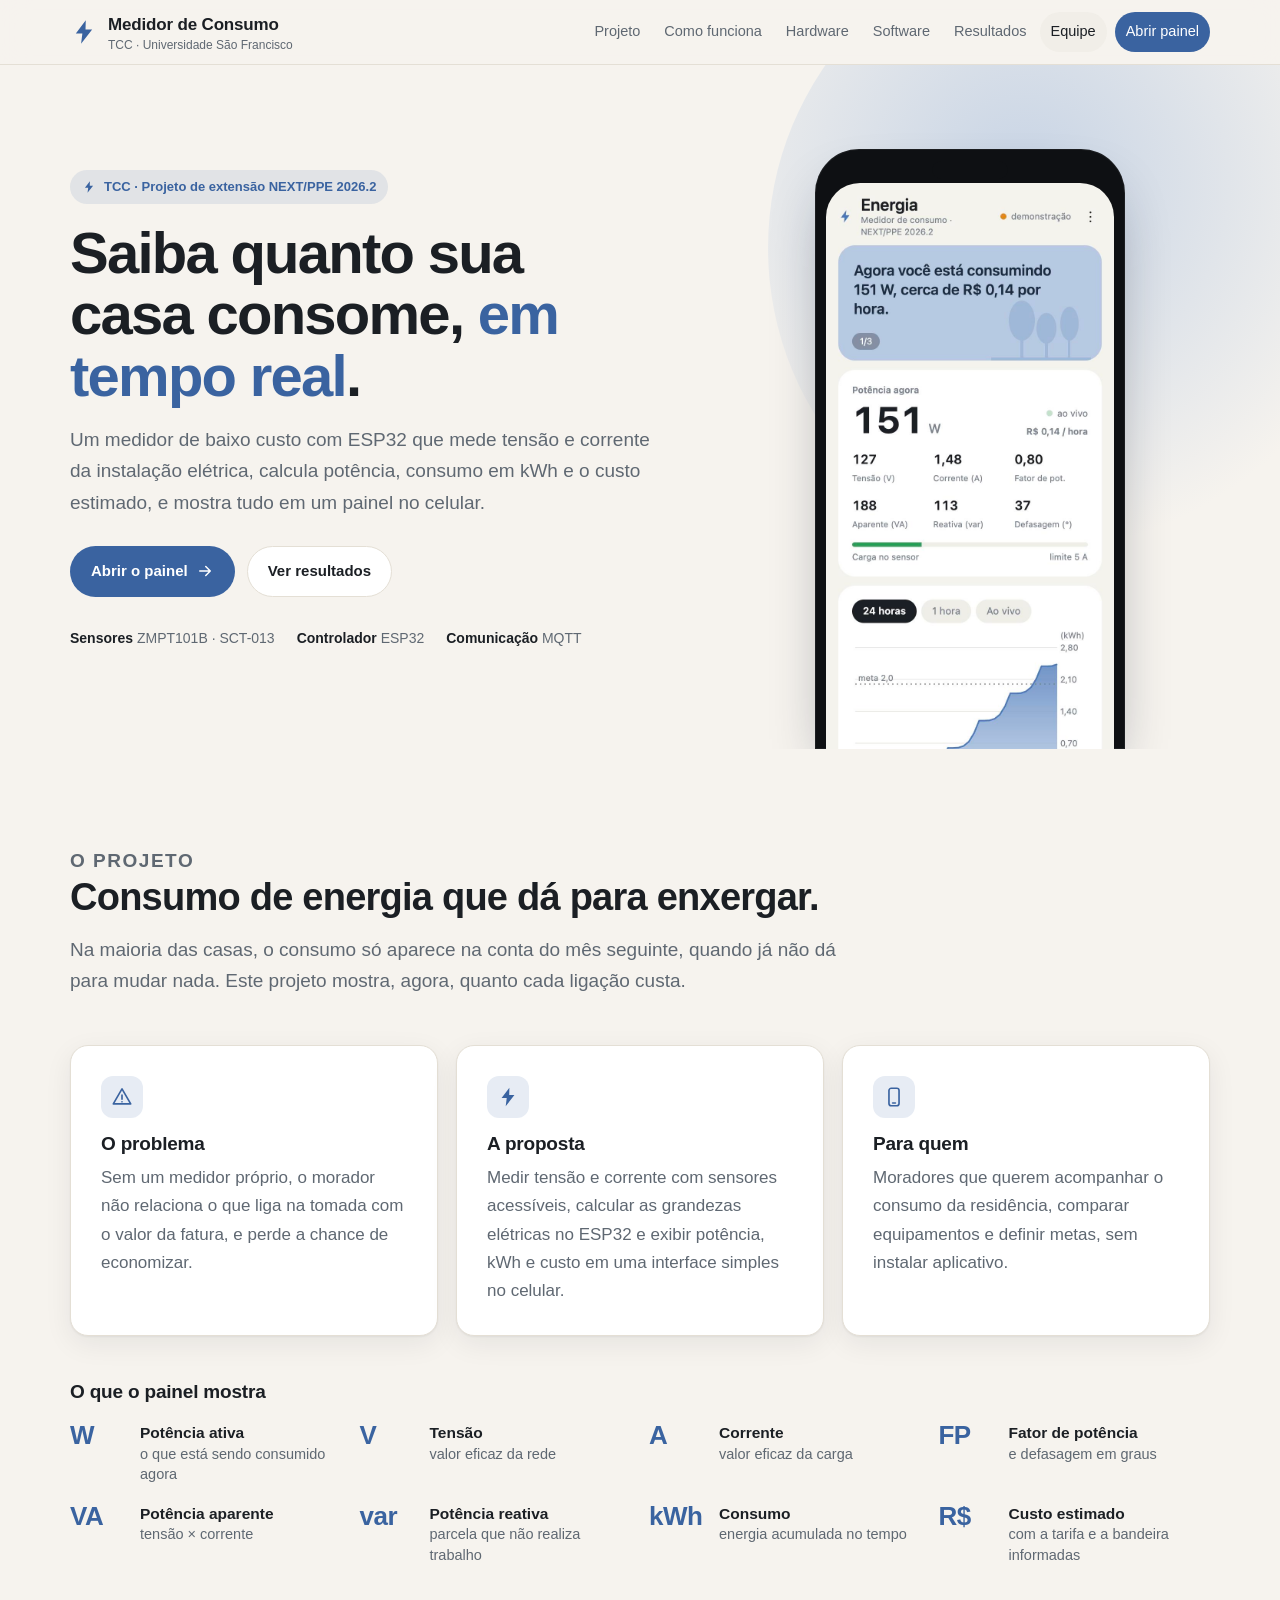
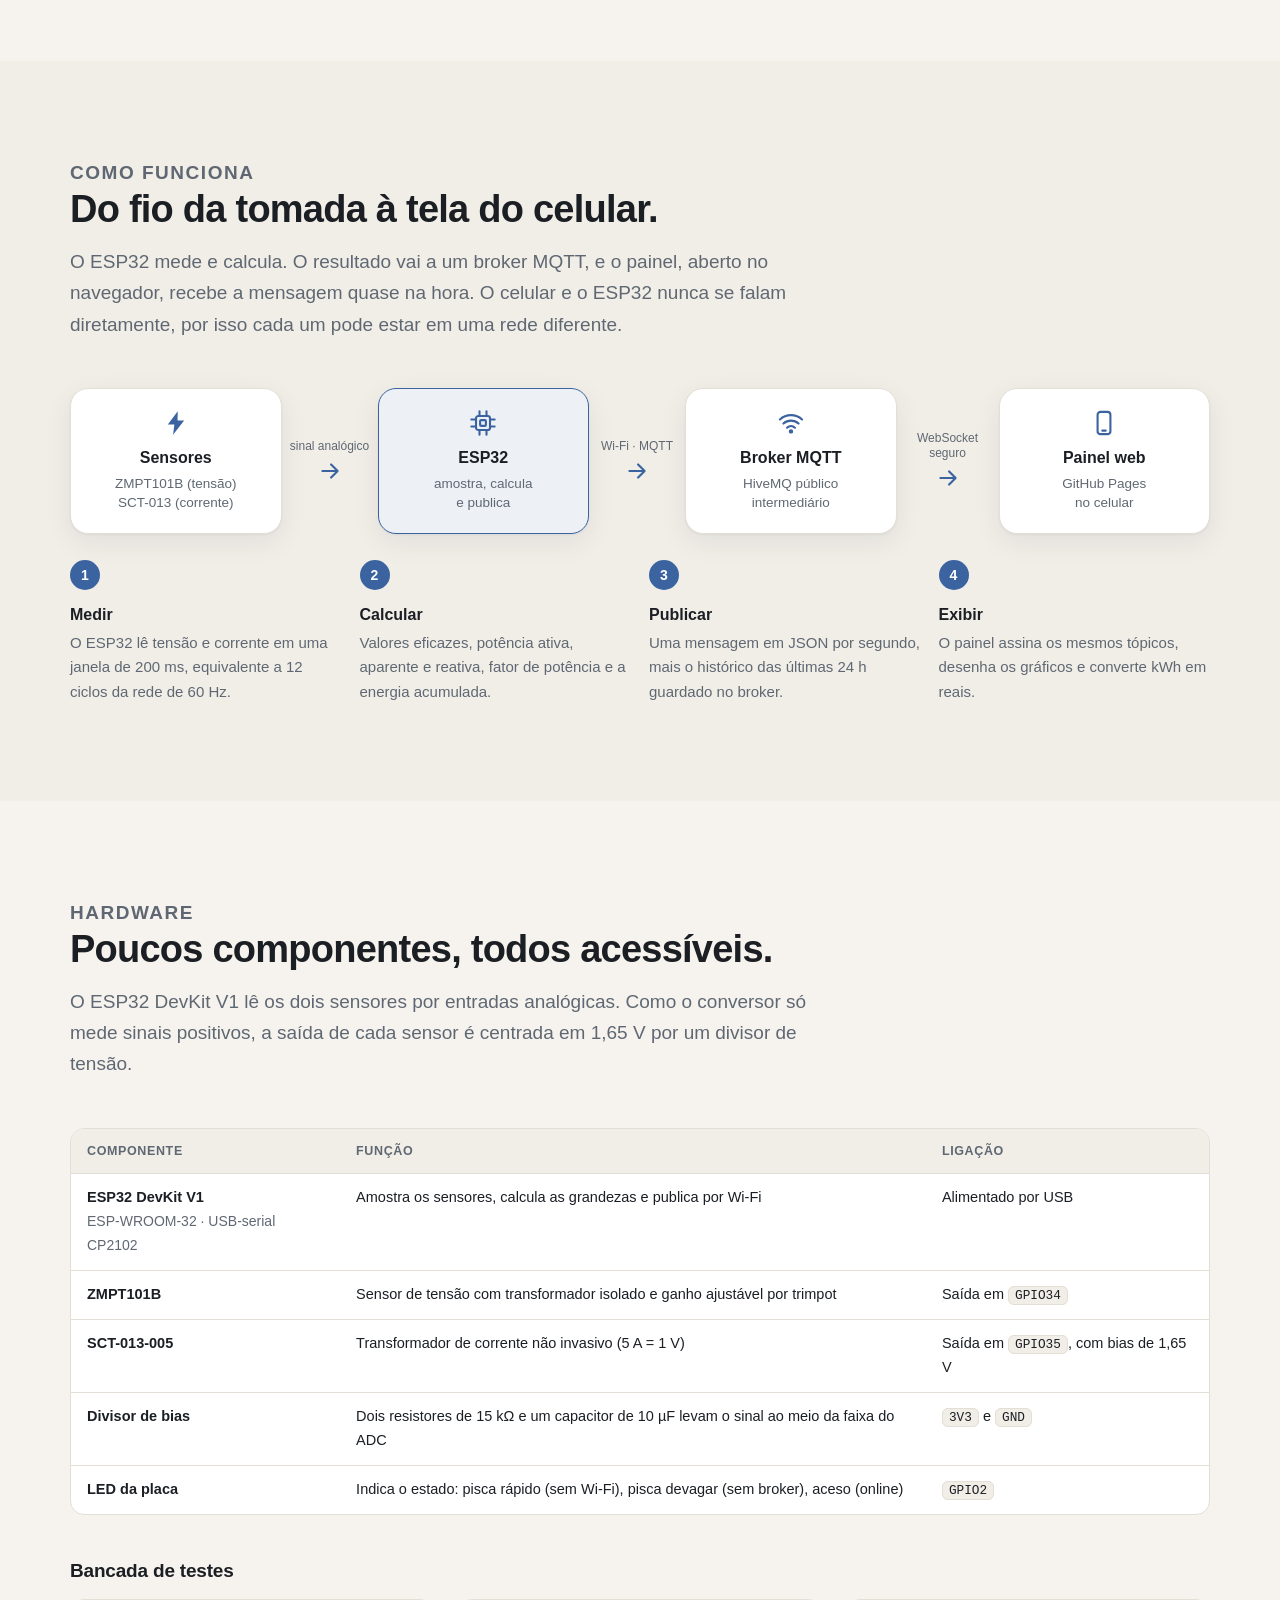
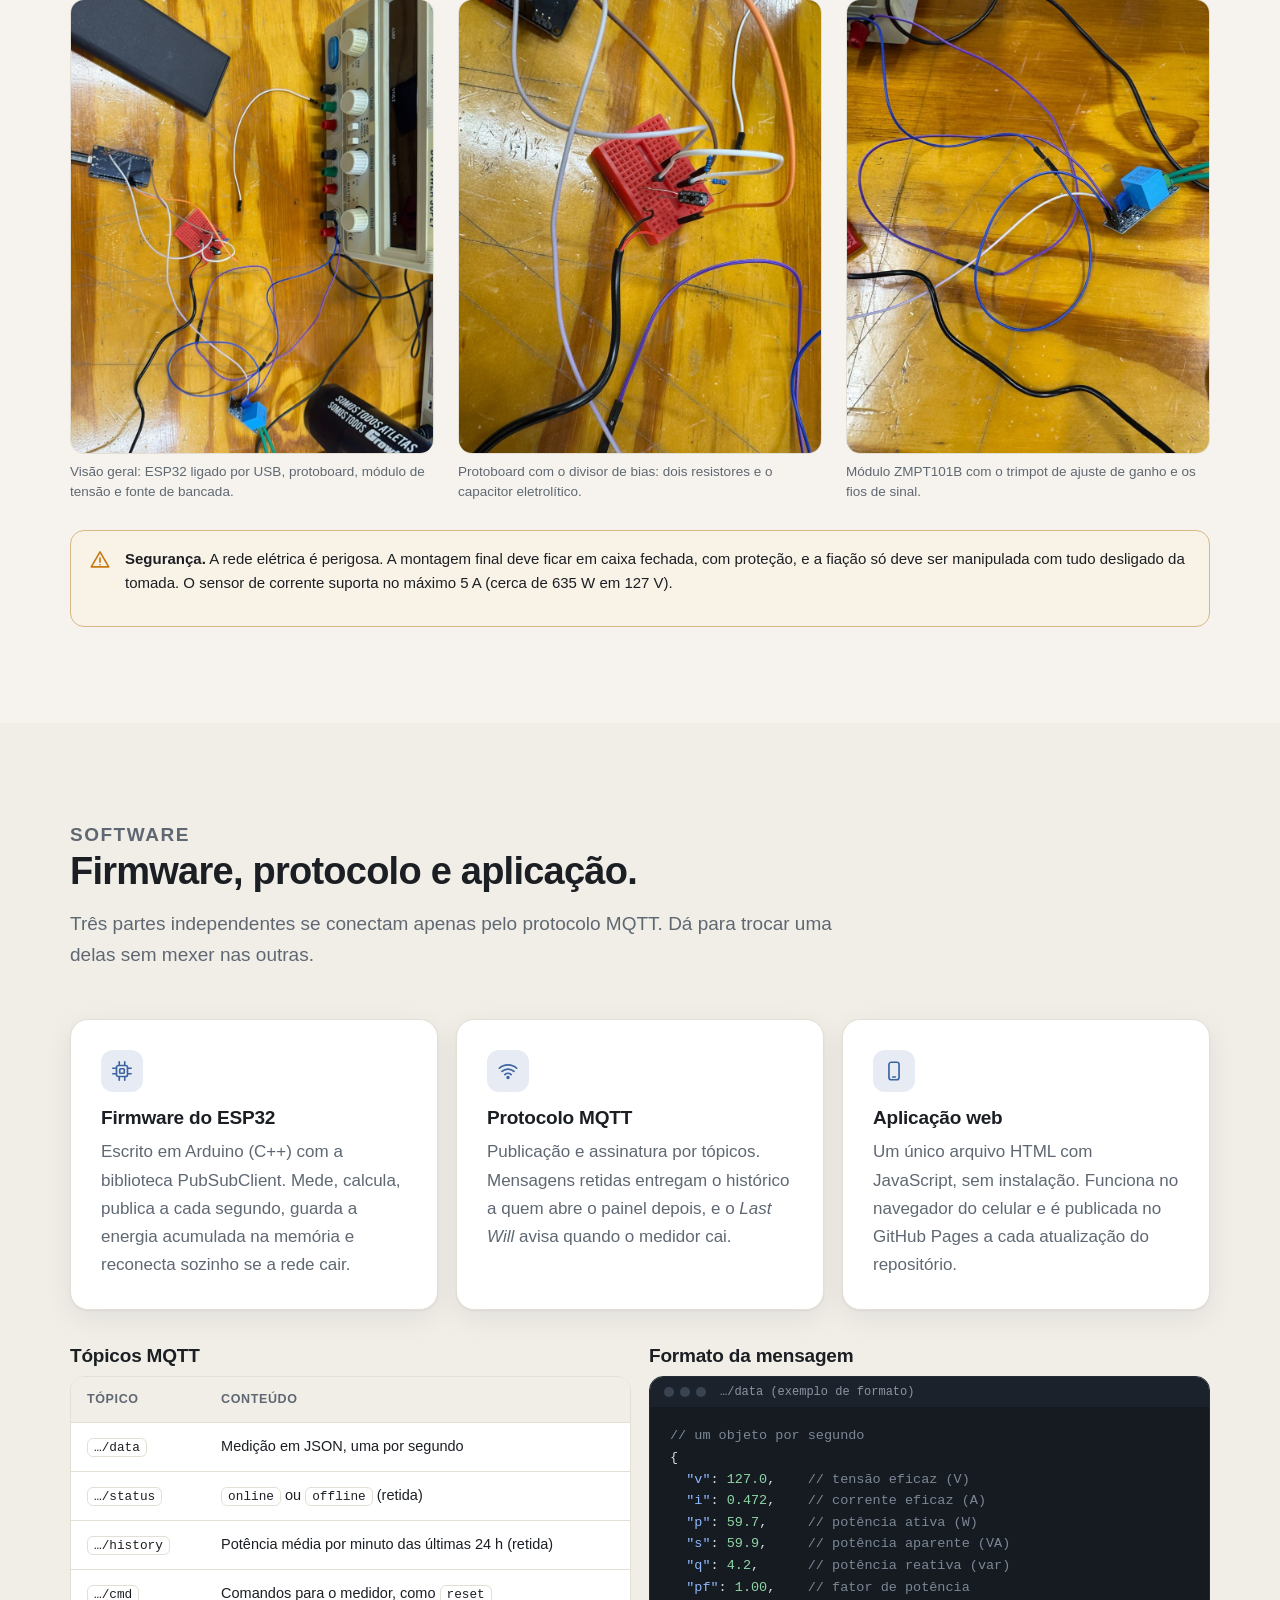
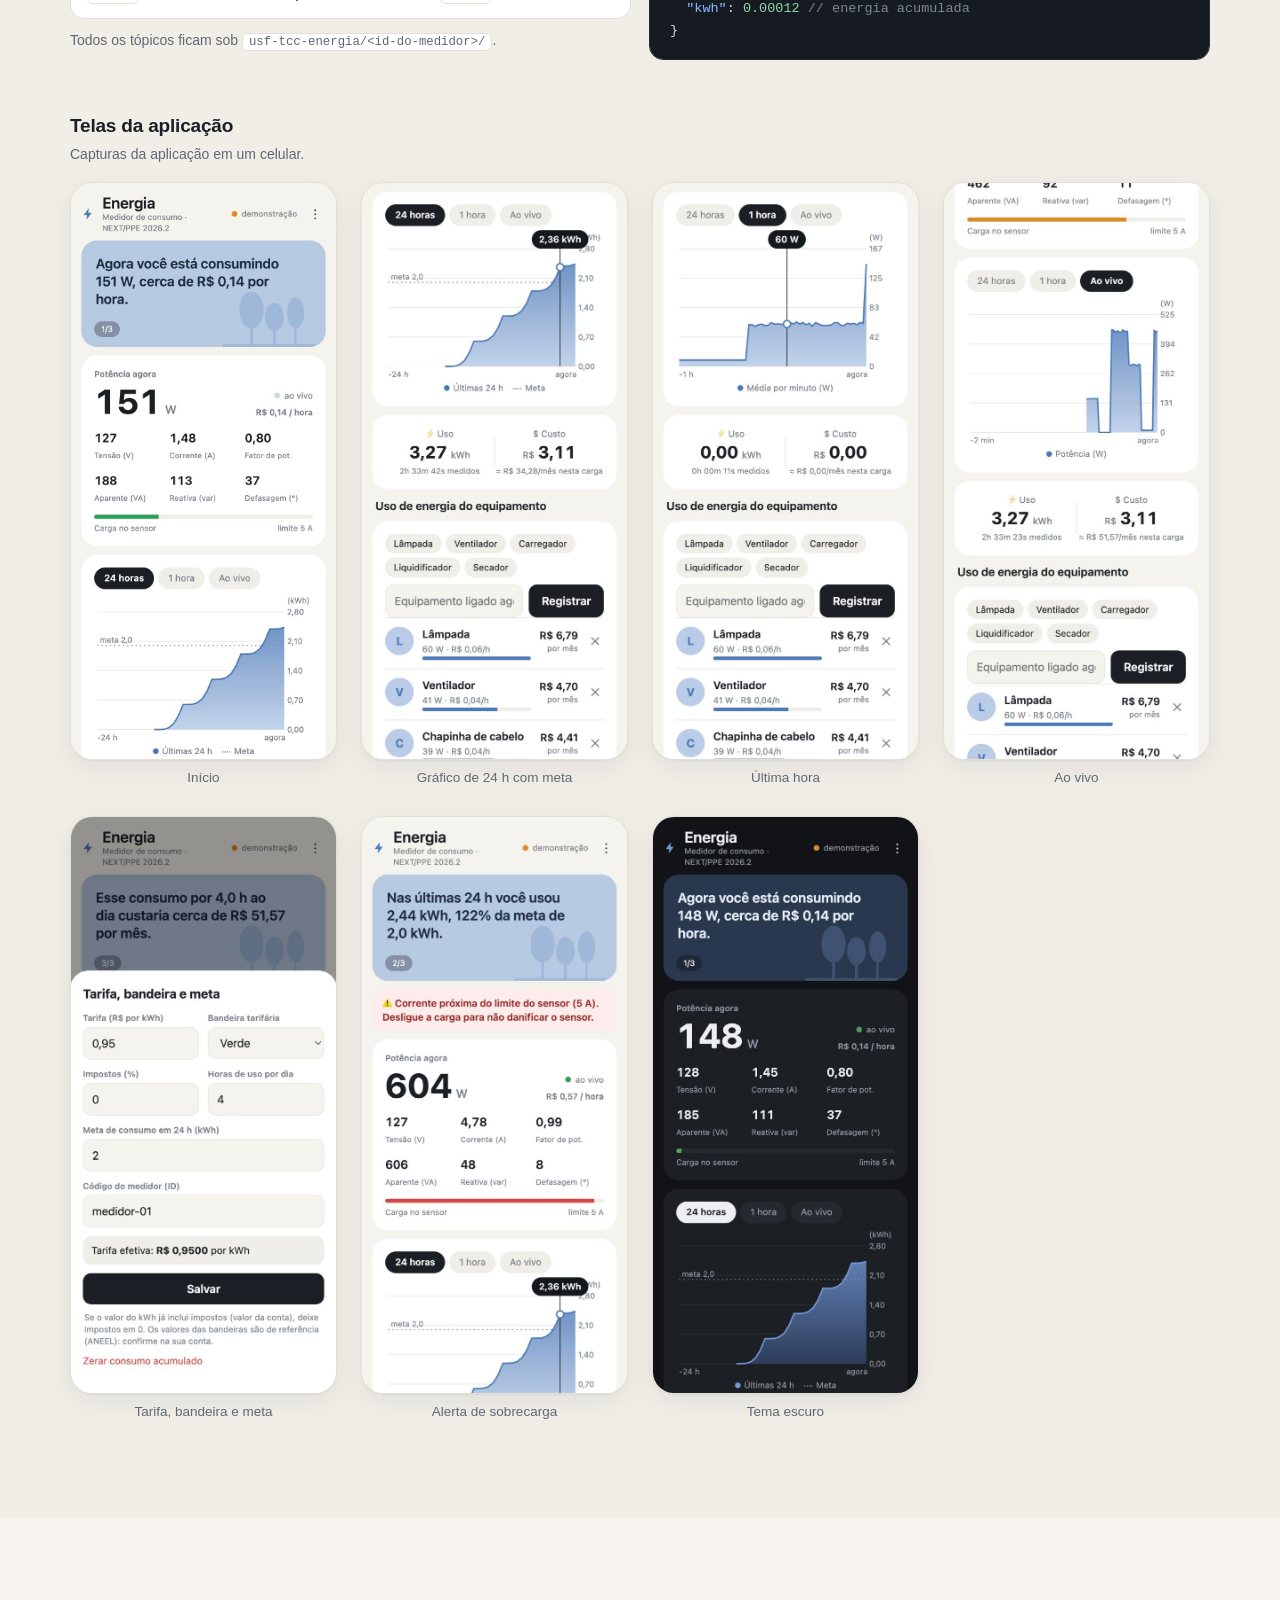
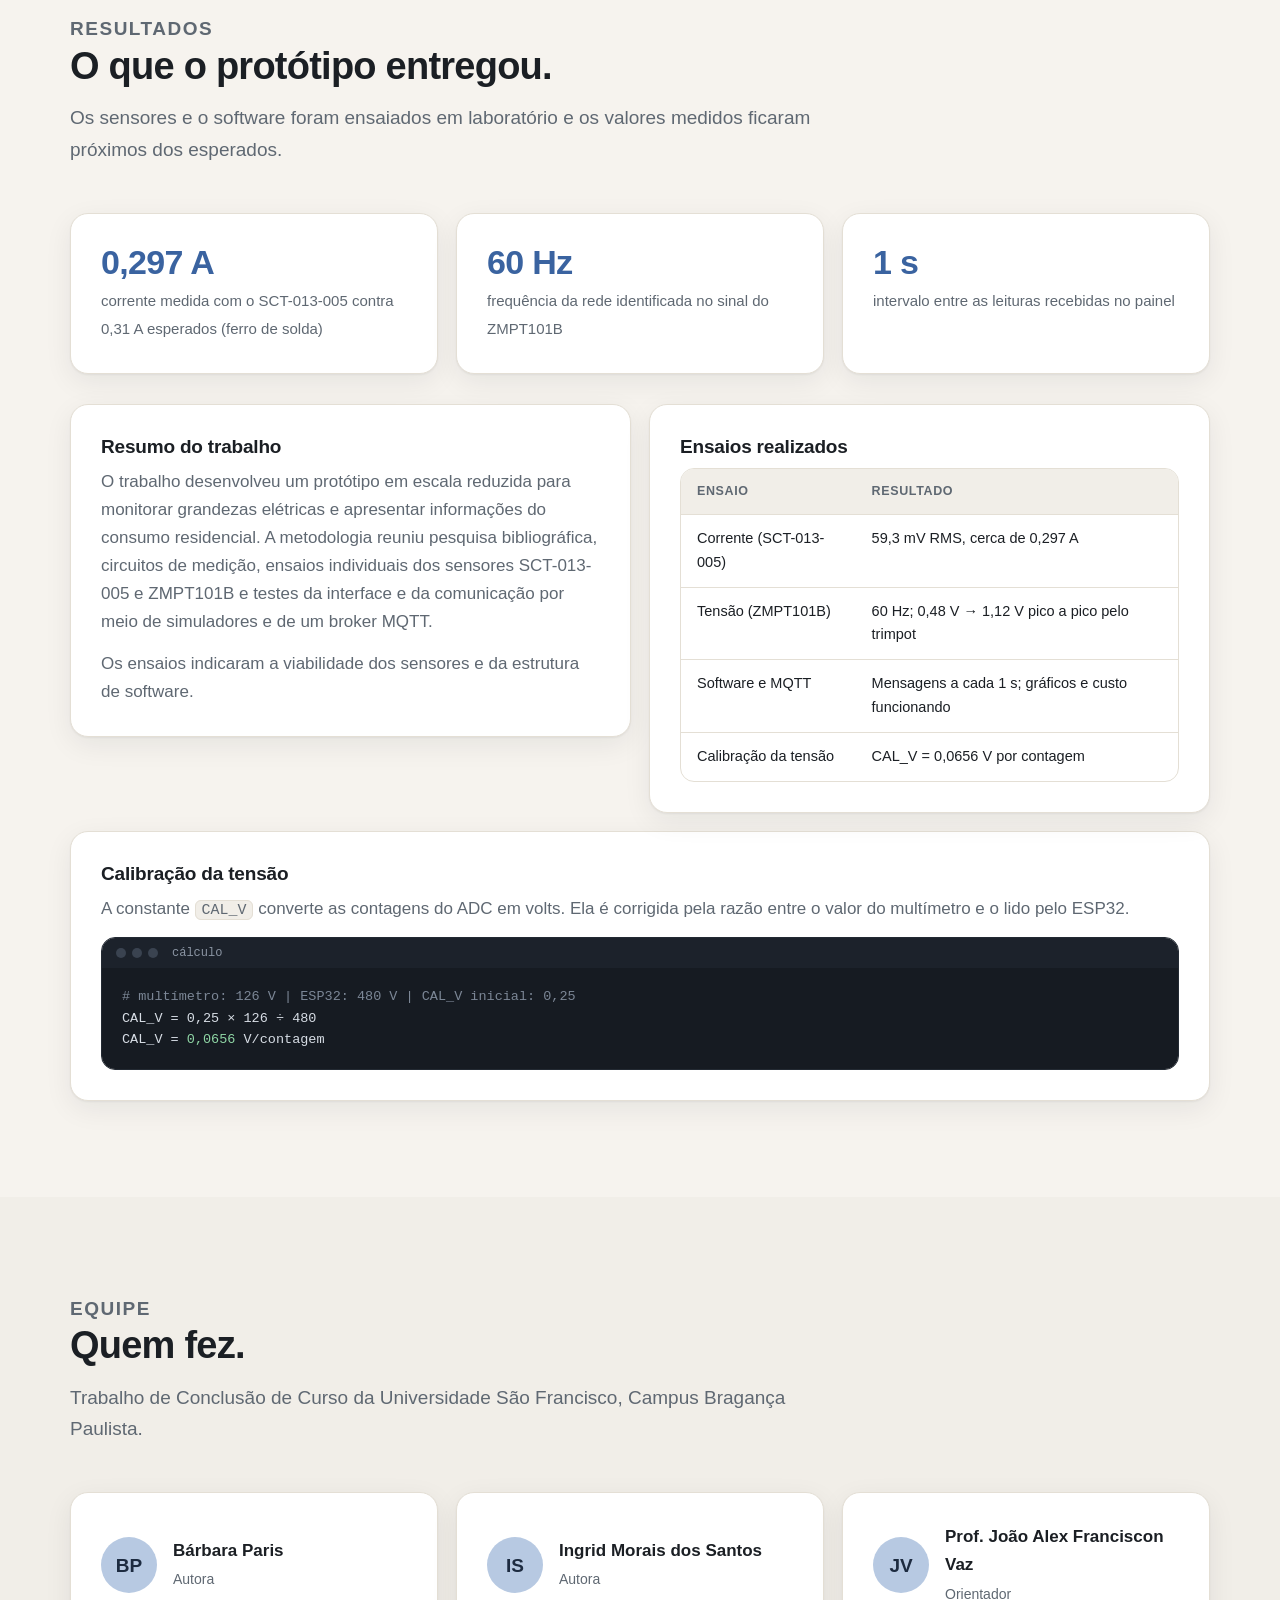
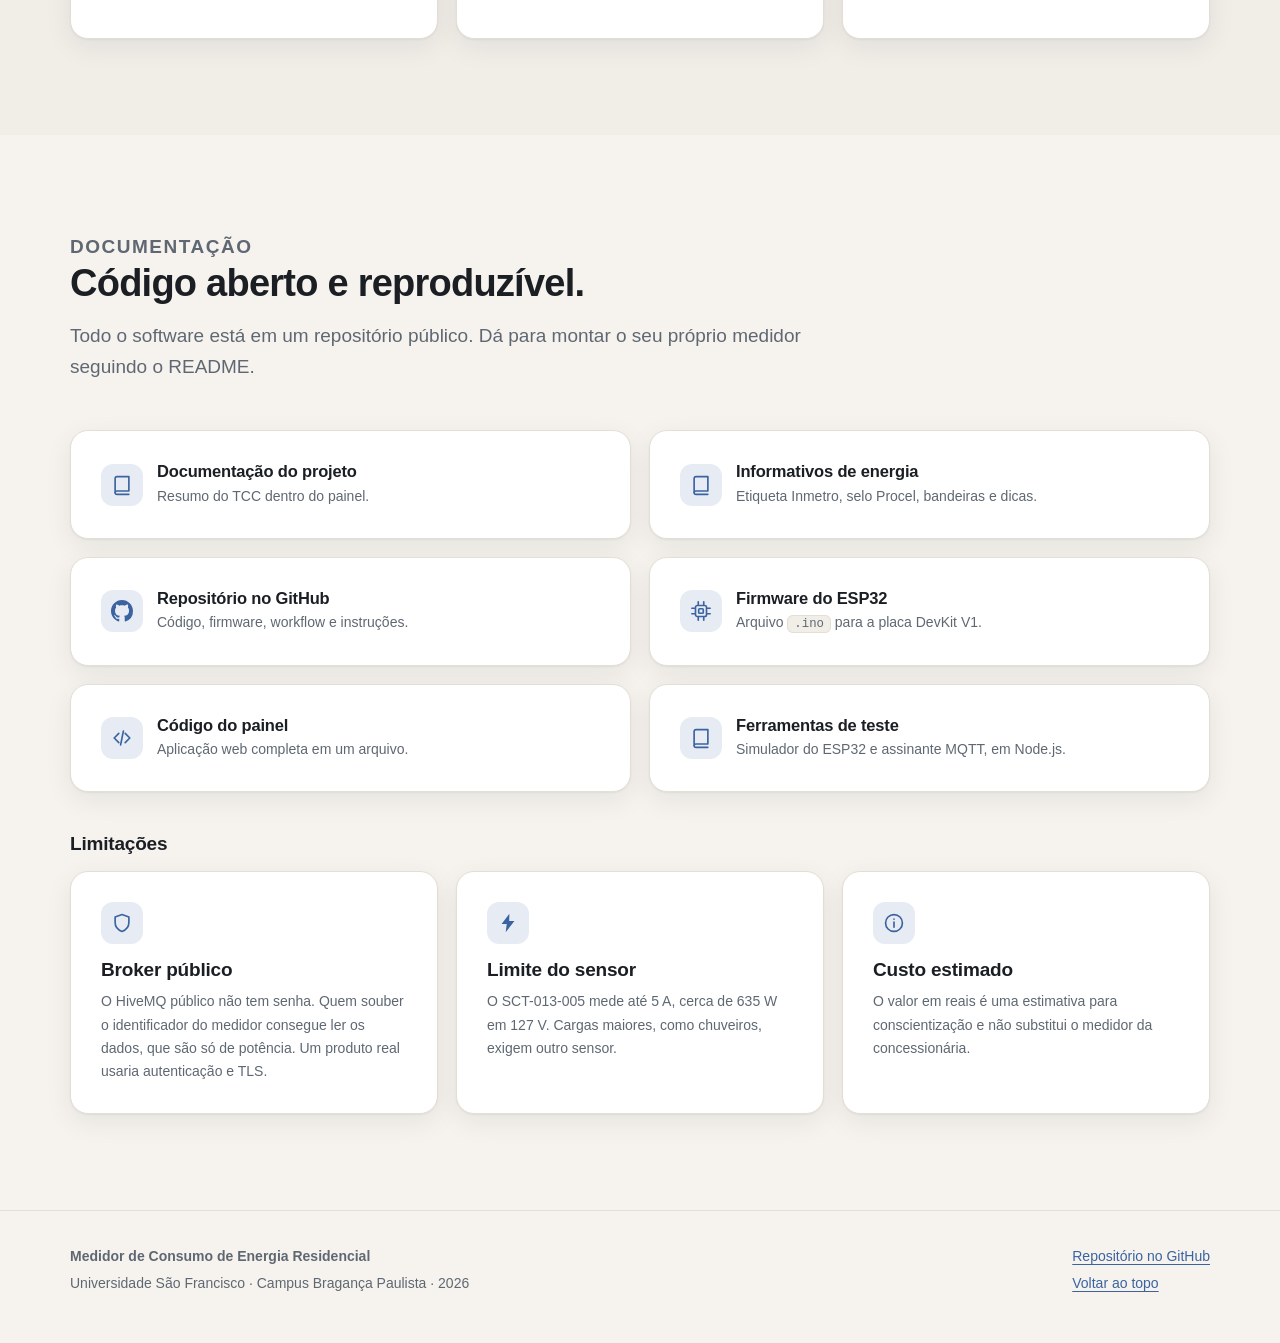
<file: site/index.html>
<!doctype html>
<html lang="pt-BR">
<head>
<meta charset="utf-8">
<meta name="viewport" content="width=device-width,initial-scale=1">
<title>Medidor de Consumo de Energia Residencial</title>
<meta name="description" content="Medidor de baixo custo com ESP32 que mede tensão e corrente, calcula potência, consumo e custo e mostra tudo em um painel no celular. TCC da Universidade São Francisco.">
<meta name="theme-color" content="#f6f3ee" media="(prefers-color-scheme: light)">
<meta name="theme-color" content="#111316" media="(prefers-color-scheme: dark)">
<meta property="og:title" content="Medidor de Consumo de Energia Residencial">
<meta property="og:description" content="Potência, consumo e custo da sua instalação elétrica em tempo real, no celular.">
<meta property="og:type" content="website">
<meta property="og:image" content="img/tela_inicio.jpg">
<link rel="icon" href="data:image/svg+xml,%3Csvg xmlns='http://www.w3.org/2000/svg' viewBox='0 0 32 32'%3E%3Crect width='32' height='32' rx='8' fill='%233a63a0'/%3E%3Cpath d='M18 4L7 18h7l-2 10 11-14h-7z' fill='white'/%3E%3C/svg%3E">
<link rel="stylesheet" href="css/style.css?v=3">
<script>
  // Links antigos do painel (?id=, ?demo=, ?broker=) continuam funcionando: seguem para /painel/
  if (/[?&](id|demo|broker)=/.test(location.search)) location.replace('painel/' + location.search + location.hash);
</script>
</head>
<body>
<a class="skip" href="#conteudo">Ir para o conteúdo</a>

<svg width="0" height="0" style="position:absolute" aria-hidden="true">
  <symbol id="i-bolt" viewBox="0 0 24 24"><path fill="currentColor" d="M13.5 2 5 13.2h5.6L9.5 22 19 9.8h-5.7z"/></symbol>
  <symbol id="i-cpu" viewBox="0 0 24 24"><g fill="none" stroke="currentColor" stroke-width="1.8" stroke-linecap="round" stroke-linejoin="round"><rect x="6" y="6" width="12" height="12" rx="2"/><rect x="9.5" y="9.5" width="5" height="5" rx="1"/><path d="M9 2v3M15 2v3M9 19v3M15 19v3M2 9h3M2 15h3M19 9h3M19 15h3"/></g></symbol>
  <symbol id="i-wifi" viewBox="0 0 24 24"><g fill="none" stroke="currentColor" stroke-width="1.8" stroke-linecap="round" stroke-linejoin="round"><path d="M2.5 9a14 14 0 0 1 19 0M5.5 12.5a9.5 9.5 0 0 1 13 0M8.6 16a5 5 0 0 1 6.8 0"/><circle cx="12" cy="19.2" r="1" fill="currentColor"/></g></symbol>
  <symbol id="i-phone" viewBox="0 0 24 24"><g fill="none" stroke="currentColor" stroke-width="1.8" stroke-linecap="round" stroke-linejoin="round"><rect x="6.5" y="2.5" width="11" height="19" rx="2.5"/><path d="M10.5 18.5h3"/></g></symbol>
  <symbol id="i-chart" viewBox="0 0 24 24"><g fill="none" stroke="currentColor" stroke-width="1.8" stroke-linecap="round" stroke-linejoin="round"><path d="M3.5 3.5v17h17"/><path d="M7.5 15l3.5-4.5 3 3 5-6.5"/></g></symbol>
  <symbol id="i-shield" viewBox="0 0 24 24"><g fill="none" stroke="currentColor" stroke-width="1.8" stroke-linecap="round" stroke-linejoin="round"><path d="M12 2.8 4.5 5.5v6c0 4.5 3.1 8.1 7.5 9.7 4.4-1.6 7.5-5.2 7.5-9.7v-6z"/></g></symbol>
  <symbol id="i-alert" viewBox="0 0 24 24"><g fill="none" stroke="currentColor" stroke-width="1.8" stroke-linecap="round" stroke-linejoin="round"><path d="M12 3.2 2.5 19.5h19z"/><path d="M12 10v4.5M12 17.2v.1"/></g></symbol>
  <symbol id="i-info" viewBox="0 0 24 24"><g fill="none" stroke="currentColor" stroke-width="1.8" stroke-linecap="round" stroke-linejoin="round"><circle cx="12" cy="12" r="9.2"/><path d="M12 11v5.5M12 7.8v.1"/></g></symbol>
  <symbol id="i-book" viewBox="0 0 24 24"><g fill="none" stroke="currentColor" stroke-width="1.8" stroke-linecap="round" stroke-linejoin="round"><path d="M4.5 4.5A2 2 0 0 1 6.5 2.8H19.5v15.7H6.5a2 2 0 0 0-2 2z"/><path d="M4.5 20.5a2 2 0 0 0 2 1.7h13"/></g></symbol>
  <symbol id="i-code" viewBox="0 0 24 24"><g fill="none" stroke="currentColor" stroke-width="1.8" stroke-linecap="round" stroke-linejoin="round"><path d="M8.5 7 3.5 12l5 5M15.5 7l5 5-5 5M13.5 4.5l-3 15"/></g></symbol>
  <symbol id="i-github" viewBox="0 0 16 16"><path fill="currentColor" d="M8 0C3.58 0 0 3.58 0 8c0 3.54 2.29 6.53 5.47 7.59.4.07.55-.17.55-.38 0-.19-.01-.82-.01-1.49-2.01.37-2.53-.49-2.69-.94-.09-.23-.48-.94-.82-1.13-.28-.15-.68-.52-.01-.53.63-.01 1.08.58 1.23.82.72 1.21 1.87.87 2.33.66.07-.52.28-.87.51-1.07-1.78-.2-3.64-.89-3.64-3.95 0-.87.31-1.59.82-2.15-.08-.2-.36-1.02.08-2.12 0 0 .67-.21 2.2.82.64-.18 1.32-.27 2-.27.68 0 1.36.09 2 .27 1.53-1.04 2.2-.82 2.2-.82.44 1.1.16 1.92.08 2.12.51.56.82 1.27.82 2.15 0 3.07-1.87 3.75-3.65 3.95.29.25.54.73.54 1.48 0 1.07-.01 1.93-.01 2.2 0 .21.15.46.55.38A8.013 8.013 0 0016 8c0-4.42-3.58-8-8-8z"/></symbol>
  <symbol id="i-arrow" viewBox="0 0 24 24"><g fill="none" stroke="currentColor" stroke-width="2" stroke-linecap="round" stroke-linejoin="round"><path d="M5 12h14M13 6l6 6-6 6"/></g></symbol>
  <symbol id="i-menu" viewBox="0 0 24 24"><g fill="none" stroke="currentColor" stroke-width="2" stroke-linecap="round"><path d="M4 7h16M4 12h16M4 17h16"/></g></symbol>
</svg>

<header class="top">
  <div class="wrap">
    <a class="brand" href="#topo" aria-label="Medidor de Consumo de Energia Residencial, início">
      <svg aria-hidden="true"><use href="#i-bolt"/></svg>
      <span>Medidor de Consumo<small>TCC · Universidade São Francisco</small></span>
    </a>
    <button class="burger" aria-label="Abrir menu" aria-expanded="false" aria-controls="menu"><svg aria-hidden="true"><use href="#i-menu"/></svg></button>
    <nav class="menu" id="menu" aria-label="Seções">
      <a href="#projeto">Projeto</a>
      <a href="#como">Como funciona</a>
      <a href="#hardware">Hardware</a>
      <a href="#software">Software</a>
      <a href="#resultados">Resultados</a>
      <a href="#equipe">Equipe</a>
      <a href="painel/" class="cta-nav">Abrir painel</a>
    </nav>
  </div>
</header>

<main id="conteudo">

<!-- ============ HERO ============ -->
<div class="hero" id="topo">
  <div class="wrap">
    <div>
      <span class="eyebrow"><svg width="14" height="14" aria-hidden="true"><use href="#i-bolt"/></svg> TCC · Projeto de extensão NEXT/PPE 2026.2</span>
      <h1>Saiba quanto sua casa consome, <em>em tempo real</em>.</h1>
      <p class="lead">Um medidor de baixo custo com ESP32 que mede tensão e corrente da instalação elétrica, calcula potência, consumo em kWh e o custo estimado, e mostra tudo em um painel no celular.</p>
      <div class="cta">
        <a class="btn pri" href="painel/">Abrir o painel <svg aria-hidden="true"><use href="#i-arrow"/></svg></a>
        <a class="btn sec" href="#resultados">Ver resultados</a>
      </div>
      <p class="meta"><span><b>Sensores</b> ZMPT101B · SCT-013</span><span><b>Controlador</b> ESP32</span><span><b>Comunicação</b> MQTT</span></p>
    </div>
    <div class="phone"><img src="img/tela_inicio.jpg" width="750" height="1624" alt="Tela inicial do painel mostrando potência atual, tensão, corrente e fator de potência."></div>
  </div>
</div>

<!-- ============ PROJETO ============ -->
<section id="projeto">
  <div class="wrap">
    <div class="sec-head">
      <p class="kicker">O projeto</p>
      <h2>Consumo de energia que dá para enxergar.</h2>
      <p>Na maioria das casas, o consumo só aparece na conta do mês seguinte, quando já não dá para mudar nada. Este projeto mostra, agora, quanto cada ligação custa.</p>
    </div>
    <div class="grid g3">
      <div class="card"><div class="ic"><svg aria-hidden="true"><use href="#i-alert"/></svg></div><h3>O problema</h3><p class="muted">Sem um medidor próprio, o morador não relaciona o que liga na tomada com o valor da fatura, e perde a chance de economizar.</p></div>
      <div class="card"><div class="ic"><svg aria-hidden="true"><use href="#i-bolt"/></svg></div><h3>A proposta</h3><p class="muted">Medir tensão e corrente com sensores acessíveis, calcular as grandezas elétricas no ESP32 e exibir potência, kWh e custo em uma interface simples no celular.</p></div>
      <div class="card"><div class="ic"><svg aria-hidden="true"><use href="#i-phone"/></svg></div><h3>Para quem</h3><p class="muted">Moradores que querem acompanhar o consumo da residência, comparar equipamentos e definir metas, sem instalar aplicativo.</p></div>
    </div>

    <h3 style="margin:44px 0 18px">O que o painel mostra</h3>
    <div class="grid g4">
      <div class="metric"><b>W</b><span><strong>Potência ativa</strong>o que está sendo consumido agora</span></div>
      <div class="metric"><b>V</b><span><strong>Tensão</strong>valor eficaz da rede</span></div>
      <div class="metric"><b>A</b><span><strong>Corrente</strong>valor eficaz da carga</span></div>
      <div class="metric"><b>FP</b><span><strong>Fator de potência</strong>e defasagem em graus</span></div>
      <div class="metric"><b>VA</b><span><strong>Potência aparente</strong>tensão × corrente</span></div>
      <div class="metric"><b>var</b><span><strong>Potência reativa</strong>parcela que não realiza trabalho</span></div>
      <div class="metric"><b>kWh</b><span><strong>Consumo</strong>energia acumulada no tempo</span></div>
      <div class="metric"><b>R$</b><span><strong>Custo estimado</strong>com a tarifa e a bandeira informadas</span></div>
    </div>
  </div>
</section>

<!-- ============ COMO FUNCIONA ============ -->
<section class="alt" id="como">
  <div class="wrap">
    <div class="sec-head">
      <p class="kicker">Como funciona</p>
      <h2>Do fio da tomada à tela do celular.</h2>
      <p>O ESP32 mede e calcula. O resultado vai a um broker MQTT, e o painel, aberto no navegador, recebe a mensagem quase na hora. O celular e o ESP32 nunca se falam diretamente, por isso cada um pode estar em uma rede diferente.</p>
    </div>
    <div class="flow" role="img" aria-label="Fluxo: sensores, ESP32, broker MQTT, painel no celular">
      <div class="node"><svg aria-hidden="true"><use href="#i-bolt"/></svg><b>Sensores</b><span>ZMPT101B (tensão)<br>SCT-013 (corrente)</span></div>
      <div class="link"><span>sinal analógico</span><svg aria-hidden="true"><use href="#i-arrow"/></svg></div>
      <div class="node hl"><svg aria-hidden="true"><use href="#i-cpu"/></svg><b>ESP32</b><span>amostra, calcula<br>e publica</span></div>
      <div class="link"><span>Wi-Fi · MQTT</span><svg aria-hidden="true"><use href="#i-arrow"/></svg></div>
      <div class="node"><svg aria-hidden="true"><use href="#i-wifi"/></svg><b>Broker MQTT</b><span>HiveMQ público<br>intermediário</span></div>
      <div class="link"><span>WebSocket seguro</span><svg aria-hidden="true"><use href="#i-arrow"/></svg></div>
      <div class="node"><svg aria-hidden="true"><use href="#i-phone"/></svg><b>Painel web</b><span>GitHub Pages<br>no celular</span></div>
    </div>
    <ol class="steps">
      <li><b>Medir</b>O ESP32 lê tensão e corrente em uma janela de 200 ms, equivalente a 12 ciclos da rede de 60 Hz.</li>
      <li><b>Calcular</b>Valores eficazes, potência ativa, aparente e reativa, fator de potência e a energia acumulada.</li>
      <li><b>Publicar</b>Uma mensagem em JSON por segundo, mais o histórico das últimas 24 h guardado no broker.</li>
      <li><b>Exibir</b>O painel assina os mesmos tópicos, desenha os gráficos e converte kWh em reais.</li>
    </ol>
  </div>
</section>

<!-- ============ HARDWARE ============ -->
<section id="hardware">
  <div class="wrap">
    <div class="sec-head">
      <p class="kicker">Hardware</p>
      <h2>Poucos componentes, todos acessíveis.</h2>
      <p>O ESP32 DevKit V1 lê os dois sensores por entradas analógicas. Como o conversor só mede sinais positivos, a saída de cada sensor é centrada em 1,65 V por um divisor de tensão.</p>
    </div>
    <div class="tbl"><table>
      <thead><tr><th>Componente</th><th>Função</th><th>Ligação</th></tr></thead>
      <tbody>
        <tr><td><b>ESP32 DevKit V1</b><br><span class="muted small">ESP-WROOM-32 · USB-serial CP2102</span></td><td>Amostra os sensores, calcula as grandezas e publica por Wi-Fi</td><td>Alimentado por USB</td></tr>
        <tr><td><b>ZMPT101B</b></td><td>Sensor de tensão com transformador isolado e ganho ajustável por trimpot</td><td>Saída em <code>GPIO34</code></td></tr>
        <tr><td><b>SCT-013-005</b></td><td>Transformador de corrente não invasivo (5 A = 1 V)</td><td>Saída em <code>GPIO35</code>, com bias de 1,65 V</td></tr>
        <tr><td><b>Divisor de bias</b></td><td>Dois resistores de 15 kΩ e um capacitor de 10 µF levam o sinal ao meio da faixa do ADC</td><td><code>3V3</code> e <code>GND</code></td></tr>
        <tr><td><b>LED da placa</b></td><td>Indica o estado: pisca rápido (sem Wi-Fi), pisca devagar (sem broker), aceso (online)</td><td><code>GPIO2</code></td></tr>
      </tbody>
    </table></div>

    <h3 style="margin:44px 0 16px">Bancada de testes</h3>
    <div class="photos">
      <figure><img loading="lazy" src="img/bancada-geral.jpg" width="900" height="1200" alt="Bancada com o ESP32 ligado por USB, protoboard vermelha, módulo ZMPT101B e uma fonte de bancada."><figcaption>Visão geral: ESP32 ligado por USB, protoboard, módulo de tensão e fonte de bancada.</figcaption></figure>
      <figure><img loading="lazy" src="img/bancada-protoboard.jpg" width="900" height="1200" alt="Protoboard vermelha com dois resistores e um capacitor eletrolítico do divisor de bias."><figcaption>Protoboard com o divisor de bias: dois resistores e o capacitor eletrolítico.</figcaption></figure>
      <figure><img loading="lazy" src="img/bancada-zmpt101b.jpg" width="900" height="1200" alt="Módulo ZMPT101B azul com os fios de sinal conectados."><figcaption>Módulo ZMPT101B com o trimpot de ajuste de ganho e os fios de sinal.</figcaption></figure>
    </div>
    <div class="note" style="margin-top:28px"><svg aria-hidden="true"><use href="#i-alert"/></svg><p><b>Segurança.</b> A rede elétrica é perigosa. A montagem final deve ficar em caixa fechada, com proteção, e a fiação só deve ser manipulada com tudo desligado da tomada. O sensor de corrente suporta no máximo 5 A (cerca de 635 W em 127 V).</p></div>
  </div>
</section>

<!-- ============ SOFTWARE ============ -->
<section class="alt" id="software">
  <div class="wrap">
    <div class="sec-head">
      <p class="kicker">Software</p>
      <h2>Firmware, protocolo e aplicação.</h2>
      <p>Três partes independentes se conectam apenas pelo protocolo MQTT. Dá para trocar uma delas sem mexer nas outras.</p>
    </div>
    <div class="grid g3">
      <div class="card"><div class="ic"><svg aria-hidden="true"><use href="#i-cpu"/></svg></div><h3>Firmware do ESP32</h3><p class="muted">Escrito em Arduino (C++) com a biblioteca PubSubClient. Mede, calcula, publica a cada segundo, guarda a energia acumulada na memória e reconecta sozinho se a rede cair.</p></div>
      <div class="card"><div class="ic"><svg aria-hidden="true"><use href="#i-wifi"/></svg></div><h3>Protocolo MQTT</h3><p class="muted">Publicação e assinatura por tópicos. Mensagens retidas entregam o histórico a quem abre o painel depois, e o <em>Last Will</em> avisa quando o medidor cai.</p></div>
      <div class="card"><div class="ic"><svg aria-hidden="true"><use href="#i-phone"/></svg></div><h3>Aplicação web</h3><p class="muted">Um único arquivo HTML com JavaScript, sem instalação. Funciona no navegador do celular e é publicada no GitHub Pages a cada atualização do repositório.</p></div>
    </div>

    <div class="grid g2" style="margin-top:34px;align-items:start">
      <div>
        <h3>Tópicos MQTT</h3>
        <div class="tbl"><table style="min-width:0">
          <thead><tr><th>Tópico</th><th>Conteúdo</th></tr></thead>
          <tbody>
            <tr><td><code>…/data</code></td><td>Medição em JSON, uma por segundo</td></tr>
            <tr><td><code>…/status</code></td><td><code>online</code> ou <code>offline</code> (retida)</td></tr>
            <tr><td><code>…/history</code></td><td>Potência média por minuto das últimas 24 h (retida)</td></tr>
            <tr><td><code>…/cmd</code></td><td>Comandos para o medidor, como <code>reset</code></td></tr>
          </tbody>
        </table></div>
        <p class="muted small" style="margin-top:10px">Todos os tópicos ficam sob <code>usf-tcc-energia/&lt;id-do-medidor&gt;/</code>.</p>
      </div>
      <div>
        <h3>Formato da mensagem</h3>
        <div class="term"><div class="bar"><i></i><i></i><i></i><span>…/data (exemplo de formato)</span></div>
<pre><span class="c">// um objeto por segundo</span>
{
  <span class="k">"v"</span>: <span class="v">127.0</span>,    <span class="c">// tensão eficaz (V)</span>
  <span class="k">"i"</span>: <span class="v">0.472</span>,    <span class="c">// corrente eficaz (A)</span>
  <span class="k">"p"</span>: <span class="v">59.7</span>,     <span class="c">// potência ativa (W)</span>
  <span class="k">"s"</span>: <span class="v">59.9</span>,     <span class="c">// potência aparente (VA)</span>
  <span class="k">"q"</span>: <span class="v">4.2</span>,      <span class="c">// potência reativa (var)</span>
  <span class="k">"pf"</span>: <span class="v">1.00</span>,    <span class="c">// fator de potência</span>
  <span class="k">"kwh"</span>: <span class="v">0.00012</span> <span class="c">// energia acumulada</span>
}</pre></div>
      </div>
    </div>

    <h3 style="margin:48px 0 4px">Telas da aplicação</h3>
    <p class="muted small" style="margin-bottom:6px">Capturas da aplicação em um celular.</p>
    <div class="shots" tabindex="0" aria-label="Galeria de telas, role para o lado">
      <figure><img loading="lazy" src="img/tela_inicio.jpg" width="750" height="1624" alt="Tela inicial com potência atual e métricas."><figcaption>Início</figcaption></figure>
      <figure><img loading="lazy" src="img/tela_grafico_24h.jpg" width="750" height="1624" alt="Gráfico de consumo acumulado nas últimas 24 horas com a meta."><figcaption>Gráfico de 24 h com meta</figcaption></figure>
      <figure><img loading="lazy" src="img/tela_grafico_1h.jpg" width="750" height="1624" alt="Gráfico da última hora."><figcaption>Última hora</figcaption></figure>
      <figure><img loading="lazy" src="img/tela_grafico_ao_vivo.jpg" width="750" height="1624" alt="Gráfico ao vivo da potência."><figcaption>Ao vivo</figcaption></figure>
      <figure><img loading="lazy" src="img/tela_ajustes.jpg" width="750" height="1624" alt="Tela de ajustes com tarifa, bandeira tarifária e meta."><figcaption>Tarifa, bandeira e meta</figcaption></figure>
      <figure><img loading="lazy" src="img/tela_alerta.jpg" width="750" height="1624" alt="Alerta de sobrecarga do sensor."><figcaption>Alerta de sobrecarga</figcaption></figure>
      <figure><img loading="lazy" src="img/tela_tema_escuro.jpg" width="750" height="1624" alt="Painel no tema escuro."><figcaption>Tema escuro</figcaption></figure>
    </div>
  </div>
</section>

<!-- ============ RESULTADOS ============ -->
<section id="resultados">
  <div class="wrap">
    <div class="sec-head">
      <p class="kicker">Resultados</p>
      <h2>O que o protótipo entregou.</h2>
      <p>Os sensores e o software foram ensaiados em laboratório e os valores medidos ficaram próximos dos esperados.</p>
    </div>

    <div class="grid g3 stats">
      <div class="card stat"><b>0,297 A</b><span>corrente medida com o SCT-013-005 contra 0,31 A esperados (ferro de solda)</span></div>
      <div class="card stat"><b>60 Hz</b><span>frequência da rede identificada no sinal do ZMPT101B</span></div>
      <div class="card stat"><b>1 s</b><span>intervalo entre as leituras recebidas no painel</span></div>
    </div>

    <div class="grid g2" style="margin-top:30px;align-items:start">
      <div class="card">
        <h3>Resumo do trabalho</h3>
        <p class="muted">O trabalho desenvolveu um protótipo em escala reduzida para monitorar grandezas elétricas e apresentar informações do consumo residencial. A metodologia reuniu pesquisa bibliográfica, circuitos de medição, ensaios individuais dos sensores SCT-013-005 e ZMPT101B e testes da interface e da comunicação por meio de simuladores e de um broker MQTT.</p>
        <p class="muted">Os ensaios indicaram a viabilidade dos sensores e da estrutura de software.</p>
      </div>
      <div class="card">
        <h3>Ensaios realizados</h3>
        <div class="tbl"><table style="min-width:0">
          <thead><tr><th>Ensaio</th><th>Resultado</th></tr></thead>
          <tbody>
            <tr><td>Corrente (SCT-013-005)</td><td>59,3 mV RMS, cerca de 0,297 A</td></tr>
            <tr><td>Tensão (ZMPT101B)</td><td>60 Hz; 0,48 V → 1,12 V pico a pico pelo trimpot</td></tr>
            <tr><td>Software e MQTT</td><td>Mensagens a cada 1 s; gráficos e custo funcionando</td></tr>
            <tr><td>Calibração da tensão</td><td>CAL_V = 0,0656 V por contagem</td></tr>
          </tbody>
        </table></div>
      </div>
    </div>

    <div class="card" style="margin-top:18px">
      <h3>Calibração da tensão</h3>
      <p class="muted">A constante <code>CAL_V</code> converte as contagens do ADC em volts. Ela é corrigida pela razão entre o valor do multímetro e o lido pelo ESP32.</p>
      <div class="term"><div class="bar"><i></i><i></i><i></i><span>cálculo</span></div>
<pre><span class="c"># multímetro: 126 V | ESP32: 480 V | CAL_V inicial: 0,25</span>
CAL_V = 0,25 × 126 ÷ 480
CAL_V = <span class="v">0,0656</span> V/contagem</pre></div>
    </div>
  </div>
</section>

<!-- ============ EQUIPE ============ -->
<section class="alt" id="equipe">
  <div class="wrap">
    <div class="sec-head">
      <p class="kicker">Equipe</p>
      <h2>Quem fez.</h2>
      <p>Trabalho de Conclusão de Curso da Universidade São Francisco, Campus Bragança Paulista.</p>
    </div>
    <div class="grid g3">
      <div class="card person"><div class="avatar" aria-hidden="true">BP</div><div><b>Bárbara Paris</b><span>Autora</span></div></div>
      <div class="card person"><div class="avatar" aria-hidden="true">IS</div><div><b>Ingrid Morais dos Santos</b><span>Autora</span></div></div>
      <div class="card person"><div class="avatar" aria-hidden="true">JV</div><div><b>Prof. João Alex Franciscon Vaz</b><span>Orientador</span></div></div>
    </div>
  </div>
</section>

<!-- ============ DOCUMENTAÇÃO ============ -->
<section id="documentacao">
  <div class="wrap">
    <div class="sec-head">
      <p class="kicker">Documentação</p>
      <h2>Código aberto e reproduzível.</h2>
      <p>Todo o software está em um repositório público. Dá para montar o seu próprio medidor seguindo o README.</p>
    </div>
    <div class="grid g2">
      <a class="card doc" href="painel/#doc"><div class="ic"><svg aria-hidden="true"><use href="#i-book"/></svg></div><div><h3>Documentação do projeto</h3><p>Resumo do TCC dentro do painel.</p></div></a>
      <a class="card doc" href="painel/#info"><div class="ic"><svg aria-hidden="true"><use href="#i-book"/></svg></div><div><h3>Informativos de energia</h3><p>Etiqueta Inmetro, selo Procel, bandeiras e dicas.</p></div></a>
      <a class="card doc" href="https://github.com/vitorduartezanardi/medidor-de-consumo-de-energia-residencial"><div class="ic"><svg aria-hidden="true"><use href="#i-github"/></svg></div><div><h3>Repositório no GitHub</h3><p>Código, firmware, workflow e instruções.</p></div></a>
      <a class="card doc" href="https://github.com/vitorduartezanardi/medidor-de-consumo-de-energia-residencial/blob/main/firmware/energy_monitor/energy_monitor_ingrid_barbara.ino"><div class="ic"><svg aria-hidden="true"><use href="#i-cpu"/></svg></div><div><h3>Firmware do ESP32</h3><p>Arquivo <code>.ino</code> para a placa DevKit V1.</p></div></a>
      <a class="card doc" href="https://github.com/vitorduartezanardi/medidor-de-consumo-de-energia-residencial/blob/main/app/index.html"><div class="ic"><svg aria-hidden="true"><use href="#i-code"/></svg></div><div><h3>Código do painel</h3><p>Aplicação web completa em um arquivo.</p></div></a>
      <a class="card doc" href="https://github.com/vitorduartezanardi/medidor-de-consumo-de-energia-residencial/tree/main/tools"><div class="ic"><svg aria-hidden="true"><use href="#i-book"/></svg></div><div><h3>Ferramentas de teste</h3><p>Simulador do ESP32 e assinante MQTT, em Node.js.</p></div></a>
    </div>
    <h3 style="margin:40px 0 14px">Limitações</h3>
    <div class="grid g3">
      <div class="card"><div class="ic"><svg aria-hidden="true"><use href="#i-shield"/></svg></div><h3>Broker público</h3><p class="muted small">O HiveMQ público não tem senha. Quem souber o identificador do medidor consegue ler os dados, que são só de potência. Um produto real usaria autenticação e TLS.</p></div>
      <div class="card"><div class="ic"><svg aria-hidden="true"><use href="#i-bolt"/></svg></div><h3>Limite do sensor</h3><p class="muted small">O SCT-013-005 mede até 5 A, cerca de 635 W em 127 V. Cargas maiores, como chuveiros, exigem outro sensor.</p></div>
      <div class="card"><div class="ic"><svg aria-hidden="true"><use href="#i-info"/></svg></div><h3>Custo estimado</h3><p class="muted small">O valor em reais é uma estimativa para conscientização e não substitui o medidor da concessionária.</p></div>
    </div>
  </div>
</section>

</main>

<footer>
  <div class="wrap">
    <div>
      <p><b>Medidor de Consumo de Energia Residencial</b></p>
      <p>Universidade São Francisco · Campus Bragança Paulista · 2026</p>
    </div>
    <div>
      <p><a href="https://github.com/vitorduartezanardi/medidor-de-consumo-de-energia-residencial">Repositório no GitHub</a></p>
      <p><a href="#topo">Voltar ao topo</a></p>
    </div>
  </div>
</footer>

<script src="js/main.js?v=3"></script>
</body>
</html>
</file>
<file: site/css/style.css>
/* Medidor de Energia — site do projeto. Tokens iguais aos do painel (app/index.html). */
:root{
  --bg:#f6f3ee; --card:#ffffff; --soft:#f1eee8; --text:#1b1f24; --muted:#5f6872; --line:#e4dfd5;
  --accent:#3a63a0; --accent-ink:#ffffff; --blue:#4b78b8; --banner:#b7c9e2; --banner-ink:#1d2b40;
  --ok:#2e9e5b; --warn:#c77a12; --bad:#d64545; --code:#161b22; --code-ink:#d7dde5;
  --shadow:0 1px 2px rgba(20,28,40,.05),0 8px 28px rgba(20,28,40,.07);
  --radius:18px; --max:1180px;
}
@media (prefers-color-scheme:dark){
  :root:not([data-theme="light"]){
    --bg:#111316; --card:#1b1f24; --soft:#242a31; --text:#eceff3; --muted:#9aa4af; --line:#2a3038;
    --accent:#6a9be0; --accent-ink:#0e1620; --blue:#6a9be0; --banner:#26384f; --banner-ink:#e6eefa;
    --ok:#4cc17f; --warn:#e0a03d; --bad:#ef6a6a; --code:#0c0f13; --code-ink:#d7dde5;
    --shadow:0 1px 2px rgba(0,0,0,.3),0 8px 28px rgba(0,0,0,.35);
  }
}
:root[data-theme="dark"]{
  --bg:#111316; --card:#1b1f24; --soft:#242a31; --text:#eceff3; --muted:#9aa4af; --line:#2a3038;
  --accent:#6a9be0; --accent-ink:#0e1620; --blue:#6a9be0; --banner:#26384f; --banner-ink:#e6eefa;
  --ok:#4cc17f; --warn:#e0a03d; --bad:#ef6a6a; --code:#0c0f13; --code-ink:#d7dde5;
  --shadow:0 1px 2px rgba(0,0,0,.3),0 8px 28px rgba(0,0,0,.35);
}

*{box-sizing:border-box}
html{scroll-behavior:smooth;scroll-padding-top:76px;-webkit-text-size-adjust:100%}
body{margin:0;background:var(--bg);color:var(--text);font:16px/1.65 -apple-system,BlinkMacSystemFont,"Segoe UI",Roboto,"Helvetica Neue",Arial,sans-serif;-webkit-font-smoothing:antialiased}
img{max-width:100%;height:auto;display:block}
a{color:var(--accent);text-underline-offset:3px}
a:hover{text-decoration-thickness:2px}
:focus-visible{outline:3px solid var(--accent);outline-offset:3px;border-radius:6px}
.wrap{max-width:var(--max);margin:0 auto;padding:0 20px}
.skip{position:absolute;left:-999px;top:8px;background:var(--accent);color:var(--accent-ink);padding:8px 14px;border-radius:8px;z-index:100}
.skip:focus{left:12px}

/* cabeçalho */
.top{position:sticky;top:0;z-index:50;background:color-mix(in srgb,var(--bg) 86%,transparent);backdrop-filter:saturate(1.4) blur(14px);-webkit-backdrop-filter:saturate(1.4) blur(14px);border-bottom:1px solid var(--line)}
.top .wrap{display:flex;align-items:center;gap:18px;height:64px}
.brand{display:flex;align-items:center;gap:10px;font-weight:700;letter-spacing:-.01em;color:var(--text);text-decoration:none}
.brand svg{width:28px;height:28px;color:var(--accent)}
.brand small{display:block;font-weight:500;font-size:12px;color:var(--muted);letter-spacing:0;line-height:1.1}
nav.menu{margin-left:auto;display:flex;gap:2px}
nav.menu a{color:var(--muted);text-decoration:none;font-size:14.5px;font-weight:500;padding:8px 11px;border-radius:999px}
nav.menu a:hover{color:var(--text);background:var(--soft)}
nav.menu a.on{color:var(--text);background:var(--soft)}
.burger{display:none;margin-left:auto;background:none;border:1px solid var(--line);color:var(--text);border-radius:10px;width:42px;height:42px;cursor:pointer}
.burger svg{width:20px;height:20px}

/* botões */
.btn{display:inline-flex;align-items:center;gap:8px;font:inherit;font-weight:600;font-size:15px;padding:12px 20px;border-radius:999px;border:1.5px solid transparent;text-decoration:none;cursor:pointer;transition:transform .15s,background .15s}
.btn.pri{background:var(--accent);color:var(--accent-ink)}
.btn.pri:hover{transform:translateY(-1px);filter:brightness(1.08)}
.btn.sec{border-color:var(--line);color:var(--text);background:var(--card)}
.btn.sec:hover{border-color:var(--accent)}
.btn svg{width:18px;height:18px}

/* hero */
.hero{position:relative;overflow:hidden;padding:56px 0 72px}
.hero::before{content:"";position:absolute;inset:-20% -10% auto auto;width:640px;height:640px;border-radius:50%;background:radial-gradient(circle at 40% 40%,var(--banner),transparent 68%);opacity:.75;z-index:0}
.hero .wrap{position:relative;z-index:1;display:grid;grid-template-columns:1.1fr .9fr;gap:40px;align-items:center}
.eyebrow{display:inline-flex;align-items:center;gap:8px;font-size:13px;font-weight:600;color:var(--accent);background:color-mix(in srgb,var(--accent) 11%,transparent);padding:6px 12px;border-radius:999px;margin-bottom:18px}
h1{font-size:clamp(34px,5.4vw,58px);line-height:1.06;letter-spacing:-.03em;margin:0 0 18px;font-weight:800}
h1 em{font-style:normal;color:var(--accent)}
.hero p.lead{font-size:19px;color:var(--muted);max-width:34em;margin:0 0 28px}
.cta{display:flex;flex-wrap:wrap;gap:12px}
.meta{margin-top:30px;display:flex;flex-wrap:wrap;gap:8px 22px;color:var(--muted);font-size:14px}
.meta b{color:var(--text);font-weight:600}
.phone{width:min(300px,100%);margin:0 auto;border-radius:44px;padding:11px;background:#0e1013;box-shadow:0 30px 60px -20px rgba(15,25,45,.45),0 0 0 1px rgba(255,255,255,.06) inset;position:relative}
.phone img,.phone iframe{width:100%;border-radius:34px;display:block;background:#111316}
.phone iframe{aspect-ratio:9/17.5;height:auto;border:0}
.phone::before{content:"";position:absolute;top:19px;left:50%;transform:translateX(-50%);width:84px;height:22px;border-radius:14px;background:#0e1013;z-index:2}

/* seções */
section{padding:76px 0}
section.alt{background:var(--soft)}
.sec-head{max-width:46em;margin-bottom:36px}
.kicker{font-size:13px;font-weight:700;letter-spacing:.08em;text-transform:uppercase;color:var(--accent);margin:0 0 8px}
h2{font-size:clamp(27px,3.6vw,38px);line-height:1.15;letter-spacing:-.02em;margin:0 0 14px;font-weight:800}
h3{font-size:19px;line-height:1.3;margin:0 0 8px;letter-spacing:-.01em}
.sec-head p{color:var(--muted);font-size:17.5px;margin:0}
p{margin:0 0 14px}
.grid{display:grid;gap:18px}
.g2{grid-template-columns:repeat(2,1fr)}
.g3{grid-template-columns:repeat(3,1fr)}
.g4{grid-template-columns:repeat(4,1fr)}
.card{background:var(--card);border:1px solid var(--line);border-radius:var(--radius);padding:24px;box-shadow:var(--shadow)}
.card p:last-child{margin-bottom:0}
.card .ic{width:42px;height:42px;border-radius:12px;display:grid;place-items:center;background:color-mix(in srgb,var(--accent) 12%,transparent);color:var(--accent);margin-bottom:14px}
.card .ic svg{width:22px;height:22px}
.muted{color:var(--muted)}
.small{font-size:14px}
code,kbd{font-family:ui-monospace,SFMono-Regular,Menlo,Consolas,monospace;font-size:.88em;background:var(--soft);border:1px solid var(--line);border-radius:6px;padding:1px 6px}
section.alt code{background:var(--card)}

/* grandezas */
.metric{display:flex;gap:14px;align-items:flex-start}
.metric b{font-size:26px;line-height:1;letter-spacing:-.02em;color:var(--accent);min-width:56px;font-variant-numeric:tabular-nums}
.metric span{font-size:14.5px;color:var(--muted);line-height:1.4}
.metric strong{display:block;color:var(--text);font-size:15.5px}

/* arquitetura */
.arch{background:var(--card);border:1px solid var(--line);border-radius:var(--radius);padding:26px;box-shadow:var(--shadow)}
.arch svg{width:100%;height:auto;display:block}
.arch .box{fill:var(--soft);stroke:var(--line);stroke-width:1.5}
.arch .box.hl{fill:color-mix(in srgb,var(--accent) 14%,var(--card));stroke:var(--accent)}
.arch text{fill:var(--text);font:600 14px -apple-system,BlinkMacSystemFont,"Segoe UI",Roboto,sans-serif}
.arch text.s{font-weight:500;font-size:12px;fill:var(--muted)}
.arch .ln{stroke:var(--accent);stroke-width:2;fill:none}
.arch .arrow{fill:var(--accent)}
.steps{counter-reset:s;list-style:none;padding:0;margin:26px 0 0;display:grid;grid-template-columns:repeat(4,1fr);gap:18px}
.steps li{counter-increment:s;position:relative;padding-top:42px;font-size:15px;color:var(--muted)}
.steps li::before{content:counter(s);position:absolute;top:0;left:0;width:30px;height:30px;border-radius:50%;background:var(--accent);color:var(--accent-ink);font-weight:700;display:grid;place-items:center;font-size:14px}
.steps b{display:block;color:var(--text);font-size:16px;margin-bottom:2px}

/* tabelas */
.tbl{overflow-x:auto;border:1px solid var(--line);border-radius:14px;background:var(--card)}
table{border-collapse:collapse;width:100%;font-size:14.5px;min-width:520px}
th,td{text-align:left;padding:12px 16px;border-bottom:1px solid var(--line);vertical-align:top}
th{font-size:12.5px;text-transform:uppercase;letter-spacing:.05em;color:var(--muted);background:var(--soft);font-weight:700}
tr:last-child td{border-bottom:0}
td.num,th.num{text-align:right;font-variant-numeric:tabular-nums}
.pend{color:var(--muted);font-style:italic}
.tag{display:inline-block;font-size:12px;font-weight:700;padding:3px 10px;border-radius:999px;letter-spacing:.02em}
.tag.ok{background:color-mix(in srgb,var(--ok) 16%,transparent);color:var(--ok)}
.tag.wip{background:color-mix(in srgb,var(--warn) 18%,transparent);color:var(--warn)}
.tag.next{background:var(--soft);color:var(--muted);border:1px solid var(--line)}

/* fotos */
.photos{display:grid;grid-template-columns:repeat(3,1fr);gap:16px}
.photos figure{margin:0}
.photos img{width:100%;aspect-ratio:3/4;object-fit:cover;border-radius:14px;border:1px solid var(--line)}
figcaption{font-size:13.5px;color:var(--muted);margin-top:8px;line-height:1.45}

/* código */
pre{background:var(--code);color:var(--code-ink);border-radius:14px;padding:18px 20px;overflow-x:auto;font:13.5px/1.6 ui-monospace,SFMono-Regular,Menlo,Consolas,monospace;margin:0}
pre .c{color:#7c8796} pre .k{color:#8fb8ff} pre .v{color:#8fd6a5}
.term{border-radius:14px;overflow:hidden;border:1px solid #232a33}
.term .bar{background:#1c222b;color:#8b95a3;font:12px ui-monospace,Menlo,monospace;padding:8px 14px;display:flex;gap:6px;align-items:center}
.term .bar i{width:10px;height:10px;border-radius:50%;background:#3a4350;display:inline-block}
.term .bar span{margin-left:8px}
.term pre{border-radius:0}

/* galeria de telas */
.shots{display:flex;gap:18px;overflow-x:auto;scroll-snap-type:x mandatory;padding:6px 2px 22px;margin:0 -20px;padding-inline:20px}
.shots figure{flex:0 0 232px;margin:0;scroll-snap-align:start}
.shots img{border-radius:22px;border:1px solid var(--line);box-shadow:var(--shadow);width:100%}
.shots figcaption{text-align:center}

/* painel */
.demo{display:grid;grid-template-columns:.9fr 1.1fr;gap:48px;align-items:center}
.ticks{list-style:none;padding:0;margin:0 0 24px}
.ticks li{position:relative;padding:5px 0 5px 28px}
.ticks li::before{content:"";position:absolute;left:0;top:11px;width:16px;height:16px;border-radius:50%;background:var(--accent) url("data:image/svg+xml,%3Csvg xmlns='http://www.w3.org/2000/svg' viewBox='0 0 16 16'%3E%3Cpath d='M4.5 8.3l2.2 2.2 4.8-4.8' fill='none' stroke='white' stroke-width='1.8' stroke-linecap='round' stroke-linejoin='round'/%3E%3C/svg%3E") center/100% no-repeat}

/* aviso */
.note{display:flex;gap:14px;background:color-mix(in srgb,var(--warn) 10%,var(--card));border:1px solid color-mix(in srgb,var(--warn) 40%,var(--line));border-radius:14px;padding:16px 18px;font-size:15px}
.note svg{flex:0 0 22px;width:22px;height:22px;color:var(--warn);margin-top:2px}
.note.info{background:color-mix(in srgb,var(--accent) 8%,var(--card));border-color:color-mix(in srgb,var(--accent) 30%,var(--line))}
.note.info svg{color:var(--accent)}

/* equipe */
.person{display:flex;gap:16px;align-items:center}
.avatar{flex:0 0 56px;height:56px;border-radius:50%;display:grid;place-items:center;font-weight:800;font-size:19px;background:var(--banner);color:var(--banner-ink)}
.person b{display:block;font-size:17px}
.person span{font-size:14px;color:var(--muted)}

/* links de documentação */
.doc{display:flex;align-items:center;gap:14px;text-decoration:none;color:var(--text)}
.doc:hover h3{color:var(--accent)}
.doc .ic{margin:0;flex:0 0 42px}
.doc h3{margin:0 0 2px;font-size:16.5px}
.doc p{margin:0;font-size:14px;color:var(--muted)}

footer{border-top:1px solid var(--line);padding:34px 0 44px;color:var(--muted);font-size:14px}
footer .wrap{display:flex;flex-wrap:wrap;gap:12px 30px;justify-content:space-between}
footer p{margin:0 0 4px}

/* responsivo */
@media (max-width:900px){
  .hero .wrap,.demo{grid-template-columns:1fr}
  .hero{padding-top:36px}
  .g3,.g4{grid-template-columns:repeat(2,1fr)}
  .steps{grid-template-columns:repeat(2,1fr)}
  .photos{grid-template-columns:1fr 1fr}
  .photos figure:last-child{grid-column:1/-1}
  .photos figure:last-child img{aspect-ratio:16/10}
  nav.menu{position:absolute;top:64px;left:0;right:0;flex-direction:column;background:var(--bg);border-bottom:1px solid var(--line);padding:8px 20px 16px;display:none;margin:0}
  nav.menu.open{display:flex}
  nav.menu a{padding:12px 10px;font-size:16px}
  .burger{display:grid;place-items:center}
  .phone{order:-1;width:min(260px,70%)}
  .demo .phone{order:0}
}
@media (max-width:600px){
  section{padding:56px 0}
  .g2,.g3,.g4{grid-template-columns:1fr}
  .steps{grid-template-columns:1fr}
  .photos{grid-template-columns:1fr}
  .photos figure:last-child{grid-column:auto}
  .photos img,.photos figure:last-child img{aspect-ratio:4/3}
  .hero p.lead{font-size:17px}
  .arch{padding:14px}
}
@media (prefers-reduced-motion:reduce){html{scroll-behavior:auto}.btn{transition:none}}

/* fluxo da arquitetura */
.flow{display:grid;grid-template-columns:1fr auto 1fr auto 1fr auto 1fr;gap:6px;align-items:stretch}
.node{background:var(--card);border:1px solid var(--line);border-radius:var(--radius);padding:20px 14px;text-align:center;box-shadow:var(--shadow);display:flex;flex-direction:column;align-items:center;gap:4px}
.node svg{width:28px;height:28px;color:var(--accent);margin-bottom:4px}
.node b{font-size:16px}
.node span{font-size:13.5px;color:var(--muted);line-height:1.4}
.node.hl{border-color:var(--accent);background:color-mix(in srgb,var(--accent) 9%,var(--card))}
.link{display:flex;flex-direction:column;align-items:center;justify-content:center;gap:4px;min-width:84px;color:var(--accent)}
.link span{font-size:12px;color:var(--muted);text-align:center;line-height:1.25;max-width:90px}
.link svg{width:26px;height:26px}
@media (max-width:900px){
  .flow{grid-template-columns:1fr;gap:0}
  .link{flex-direction:row;justify-content:center;gap:10px;padding:6px 0;min-width:0}
  .link span{max-width:none}
  .link svg{transform:rotate(90deg);width:22px;height:22px}
  .node{padding:16px 14px}
}

/* hero: o celular "espia" por baixo, para o título aparecer logo na primeira tela */
.hero .phone{width:min(270px,100%);max-height:500px;overflow:hidden;padding-bottom:0;border-bottom-left-radius:0;border-bottom-right-radius:0;align-self:end}
.hero .phone img{border-bottom-left-radius:0;border-bottom-right-radius:0}
.hero .wrap{align-items:center}
.hero{padding-bottom:0}
.hero .wrap>div:first-child{padding-bottom:64px}
@media (max-width:900px){.hero .phone{max-height:380px;width:min(240px,70%)}.hero .wrap>div:first-child{padding-bottom:8px}}

/* a "câmera" do celular fica na moldura e não cobre o topo da tela */
.phone{padding-top:34px}
.phone::before{top:12px;height:18px;width:76px}
.hero .phone{max-height:520px}

/* evita que blocos de código alarguem a página no celular */
.grid>*,.demo>*,.hero .wrap>*{min-width:0}
.term,pre{max-width:100%}
pre{white-space:pre}

/* correção das imagens: altura proporcional à largura (o atributo height não pode esticar a imagem) */
.shots img{height:auto;aspect-ratio:750/1624;object-fit:cover}
.phone img{height:auto}
nav.menu a.cta-nav{background:var(--accent);color:var(--accent-ink);margin-left:6px}
nav.menu a.cta-nav:hover{filter:brightness(1.08)}
.stat b{display:block;font-size:34px;letter-spacing:-.02em;color:var(--accent);line-height:1.1;margin-bottom:6px}
.stat span{color:var(--muted);font-size:15px}

/* desktop: leitura mais confortável */
@media (min-width:1000px){
  body{font-size:17px}
  section{padding:96px 0}
  .hero{padding-top:84px}
  .hero .wrap{gap:72px}
  .hero .phone{width:min(310px,100%);max-height:600px}
  .sec-head{margin-bottom:48px}
  .sec-head p{font-size:19px}
  .card{padding:30px}
  .shots{display:grid;grid-template-columns:repeat(4,1fr);gap:28px 24px;overflow:visible;margin:0;padding:10px 0 0}
  .shots figure{flex:none}
  .photos{gap:24px}
  .photos img{aspect-ratio:4/5}
}
@media (min-width:1500px){:root{--max:1280px}}
@media (max-width:999px){.shots figure{flex:0 0 200px}}

/* garantia contra imagens esticadas em navegadores móveis */
.phone img,.shots img,.photos img{height:auto!important}
.phone img{aspect-ratio:750/1624;object-fit:cover}
</file>
